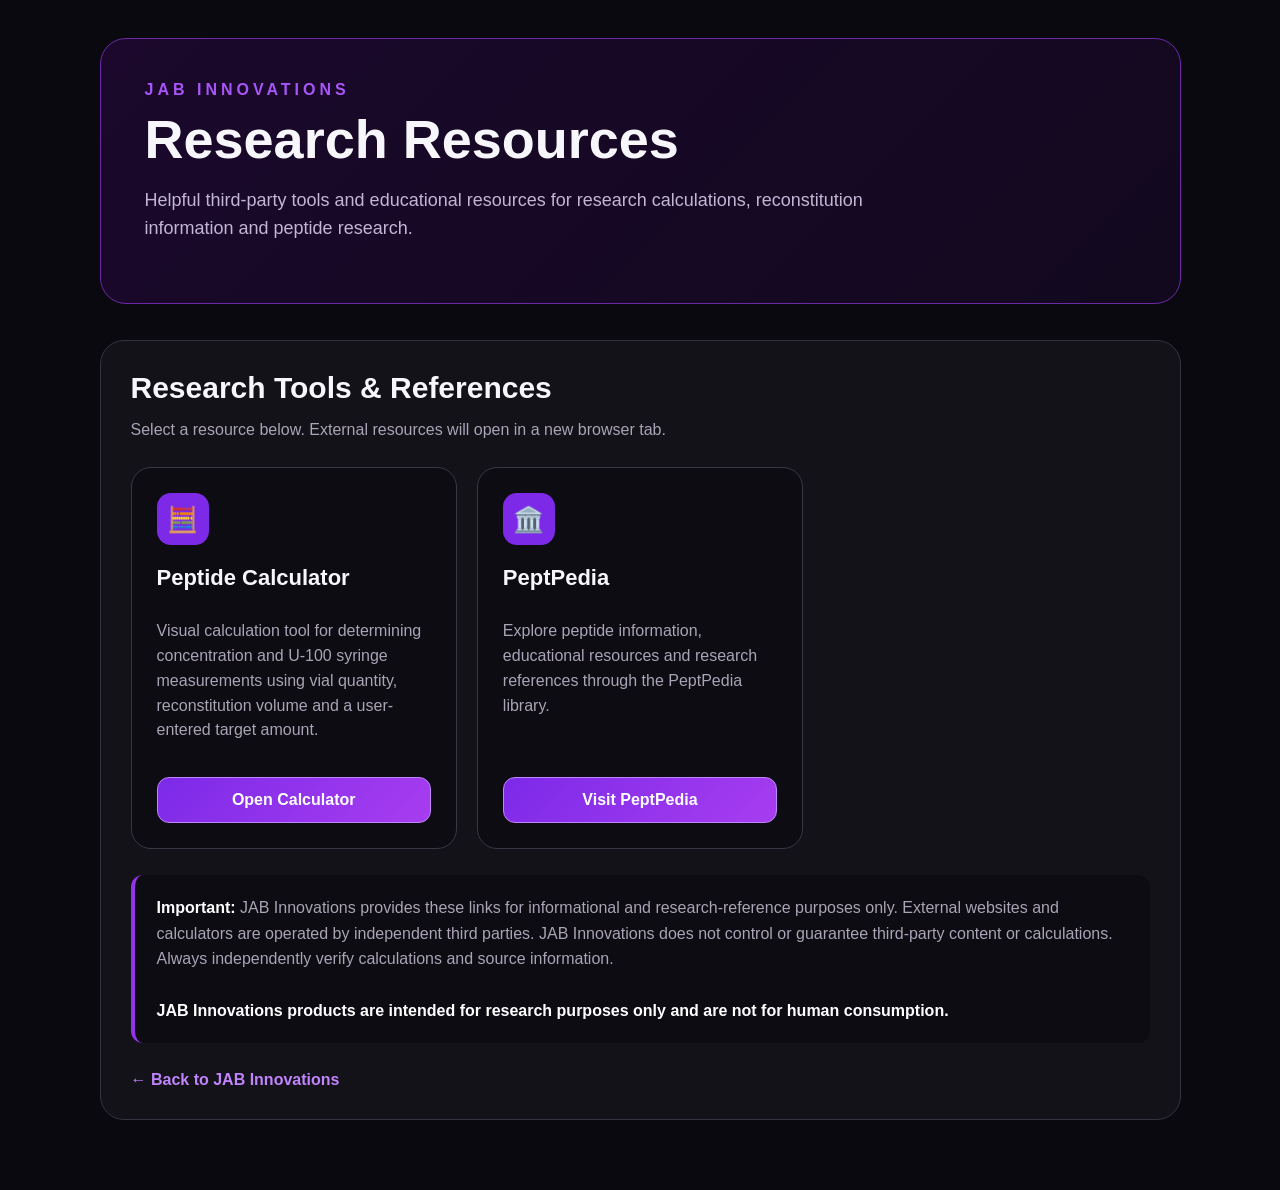
<file: resources.html>
<!doctype html>
<html lang="en">
<head>
  <meta charset="utf-8">
  <meta name="viewport" content="width=device-width,initial-scale=1">
  <title>Research Resources | JAB Innovations</title>
  <link rel="stylesheet" href="/styles.css">

  <style>
    .resources-page {
      max-width: 1125px;
      margin: 0 auto;
      padding: 38px 22px 70px;
    }

    .resources-hero {
      background: linear-gradient(135deg,#1b082c,#12091e);
      border: 1px solid #6d28a8;
      border-radius: 26px;
      padding: 42px 44px;
      margin-bottom: 36px;
    }

    .resources-brand {
      color: #a855f7;
      font-weight: 900;
      letter-spacing: 4px;
      text-transform: uppercase;
      margin-bottom: 12px;
    }

    .resources-hero h1 {
      margin: 0 0 14px;
      font-size: clamp(36px,5vw,54px);
      line-height: 1.05;
    }

    .resources-hero p {
      color: #c4b5d6;
      font-size: 18px;
      line-height: 1.6;
      max-width: 800px;
    }

    .resource-panel {
      background: #121218;
      border: 1px solid #343440;
      border-radius: 24px;
      padding: 30px;
    }

    .resource-panel h2 {
      font-size: 30px;
      margin-top: 0;
      margin-bottom: 8px;
    }

    .resource-intro {
      color: #aaa4b6;
      margin-bottom: 28px;
    }

    .resource-grid {
      display: grid;
      grid-template-columns: repeat(3,1fr);
      gap: 20px;
    }

    .resource-card {
      background: #0c0c12;
      border: 1px solid #383844;
      border-radius: 20px;
      padding: 25px;
      display: flex;
      flex-direction: column;
      min-height: 275px;
    }

    .resource-icon {
      width: 52px;
      height: 52px;
      border-radius: 14px;
      background: #7c2ae8;
      display: grid;
      place-items: center;
      font-size: 25px;
      margin-bottom: 20px;
    }

    .resource-card h3 {
      font-size: 22px;
      margin: 0 0 12px;
    }

    .resource-card p {
      color: #aaa4b6;
      line-height: 1.55;
      flex-grow: 1;
    }

    .resource-btn {
      display: inline-block;
      background: linear-gradient(135deg,#7c2ae8,#a83df0);
      color: white;
      text-decoration: none;
      font-weight: 800;
      padding: 13px 18px;
      border-radius: 12px;
      text-align: center;
      border: 1px solid #c084fc;
      margin-top: 18px;
    }

    .resource-btn:hover {
      filter: brightness(1.12);
    }

    .resource-notice {
      margin-top: 26px;
      background: #0c0c12;
      border-left: 4px solid #9333ea;
      border-radius: 12px;
      padding: 20px 22px;
      color: #aaa4b6;
      line-height: 1.6;
    }

    .resource-notice strong {
      color: white;
    }

    .back-link {
      display: inline-block;
      margin-top: 28px;
      color: #c084fc;
      text-decoration: none;
      font-weight: 700;
    }

    @media(max-width:800px) {
      .resource-grid {
        grid-template-columns: 1fr;
      }

      .resources-hero {
        padding: 30px 24px;
      }

      .resource-panel {
        padding: 22px;
      }
    }
  </style>
</head>

<body>

  <main class="resources-page">

    <section class="resources-hero">
      <div class="resources-brand">JAB Innovations</div>

      <h1>Research Resources</h1>

      <p>
        Helpful third-party tools and educational resources for
        research calculations, reconstitution information and
        peptide research.
      </p>
    </section>


    <section class="resource-panel">

      <h2>Research Tools & References</h2>

      <p class="resource-intro">
        Select a resource below. External resources will open
        in a new browser tab.
      </p>


      <div class="resource-grid">

        <!-- CALCULATOR -->

        <article class="resource-card">

          <div class="resource-icon">🧮</div>

          <h3>Peptide Calculator</h3>

          <p>
            Visual calculation tool for determining concentration
            and U-100 syringe measurements using vial quantity,
            reconstitution volume and a user-entered target amount.
          </p>

          <a
            class="resource-btn"
            href="https://peptideclock.com/tools/peptide-calculator"
            target="_blank"
            rel="noopener noreferrer"
          >
            Open Calculator
          </a>

        </article>





        <!-- RESEARCH -->

        

          <article class="resource-card">

  <div class="resource-icon">🏛️</div>

  <h3>PeptPedia</h3>

 <p>
  Explore peptide information, educational resources and
  research references through the PeptPedia library.
</p>

  <a
    class="resource-btn"
    href="https://peptpedia.org/"
    target="_blank"
    rel="noopener noreferrer"
  >
    Visit PeptPedia
  </a>

</article>

      </div>


      <div class="resource-notice">

        <strong>Important:</strong>
        JAB Innovations provides these links for informational and
        research-reference purposes only. External websites and
        calculators are operated by independent third parties.
        JAB Innovations does not control or guarantee third-party
        content or calculations. Always independently verify
        calculations and source information.

        <br><br>

        <strong>
          JAB Innovations products are intended for research purposes
          only and are not for human consumption.
        </strong>

      </div>


      <a class="back-link" href="/">
        ← Back to JAB Innovations
      </a>

    </section>

  </main>

</body>
</html>
</file>
<file: styles.css>
:root{--bg:#09090f;--panel:#121217;--line:#30303a;--purple:#7c3aed;--text:#f7f7fb;--muted:#a4a4b2}*{box-sizing:border-box}body{margin:0;background:var(--bg);color:var(--text);font-family:Arial,sans-serif}.topbar{background:linear-gradient(90deg,#6d28d9,#9333ea);padding:18px;text-align:center;font-weight:800;font-size:22px}.wrap{max-width:1100px;margin:auto;padding:34px 20px}.panel{background:var(--panel);border:1px solid var(--line);border-radius:24px;padding:28px}.stats{display:grid;grid-template-columns:repeat(4,1fr);gap:14px;margin:22px 0}.stat{background:#181820;border:1px solid var(--line);border-radius:14px;padding:16px}.stat strong{display:block;font-size:26px;margin-top:7px}.muted{color:var(--muted)}.toolbar{display:flex;align-items:center;justify-content:space-between;gap:12px}.btn{border:0;border-radius:10px;padding:11px 15px;background:var(--purple);color:#fff;font-weight:700;cursor:pointer}.btn.secondary{background:#272733}.btn.danger{background:#7f1d1d}.table-wrap{overflow:auto}.table{width:100%;border-collapse:collapse;margin-top:18px}.table th,.table td{padding:14px;border-bottom:1px solid var(--line);text-align:left}.inline-input,input,textarea{background:#0c0c11;color:white;border:1px solid #44444f;border-radius:10px;padding:11px}.inline-input{width:105px}.modal{position:fixed;inset:0;background:#000b;display:none;place-items:center;padding:20px}.modal.open{display:grid}.modal-card{width:min(700px,100%);background:#15151b;border:1px solid var(--line);border-radius:18px;padding:22px}.grid{display:grid;grid-template-columns:1fr 1fr;gap:13px}.field{display:flex;flex-direction:column;gap:7px}.full{grid-column:1/-1}.toast{position:fixed;right:20px;bottom:20px;background:#181820;border:1px solid var(--line);padding:13px 17px;border-radius:10px;display:none}.toast.show{display:block}@media(max-width:750px){.stats,.grid{grid-template-columns:1fr 1fr}.panel{padding:18px}.table th,.table td{min-width:115px}}@media(max-width:500px){.stats,.grid{grid-template-columns:1fr}.topbar{font-size:18px}}
</file>
